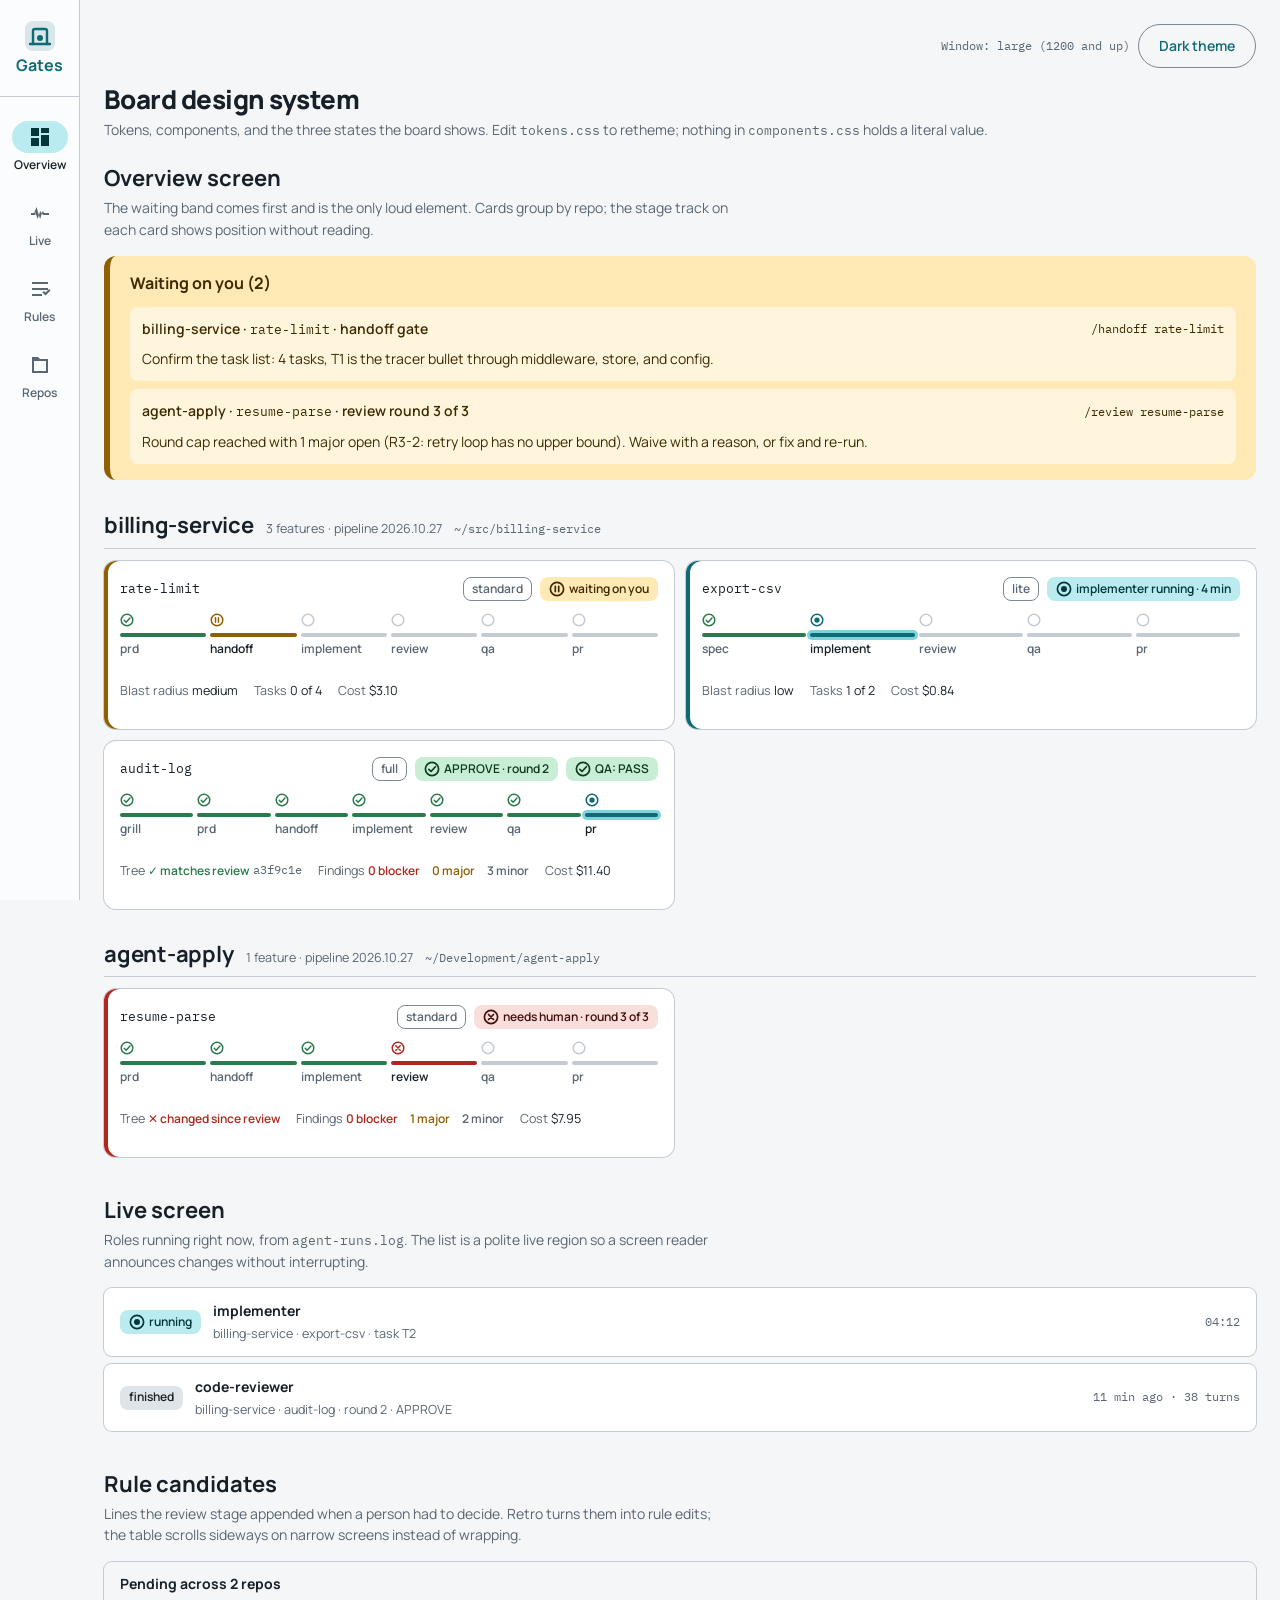
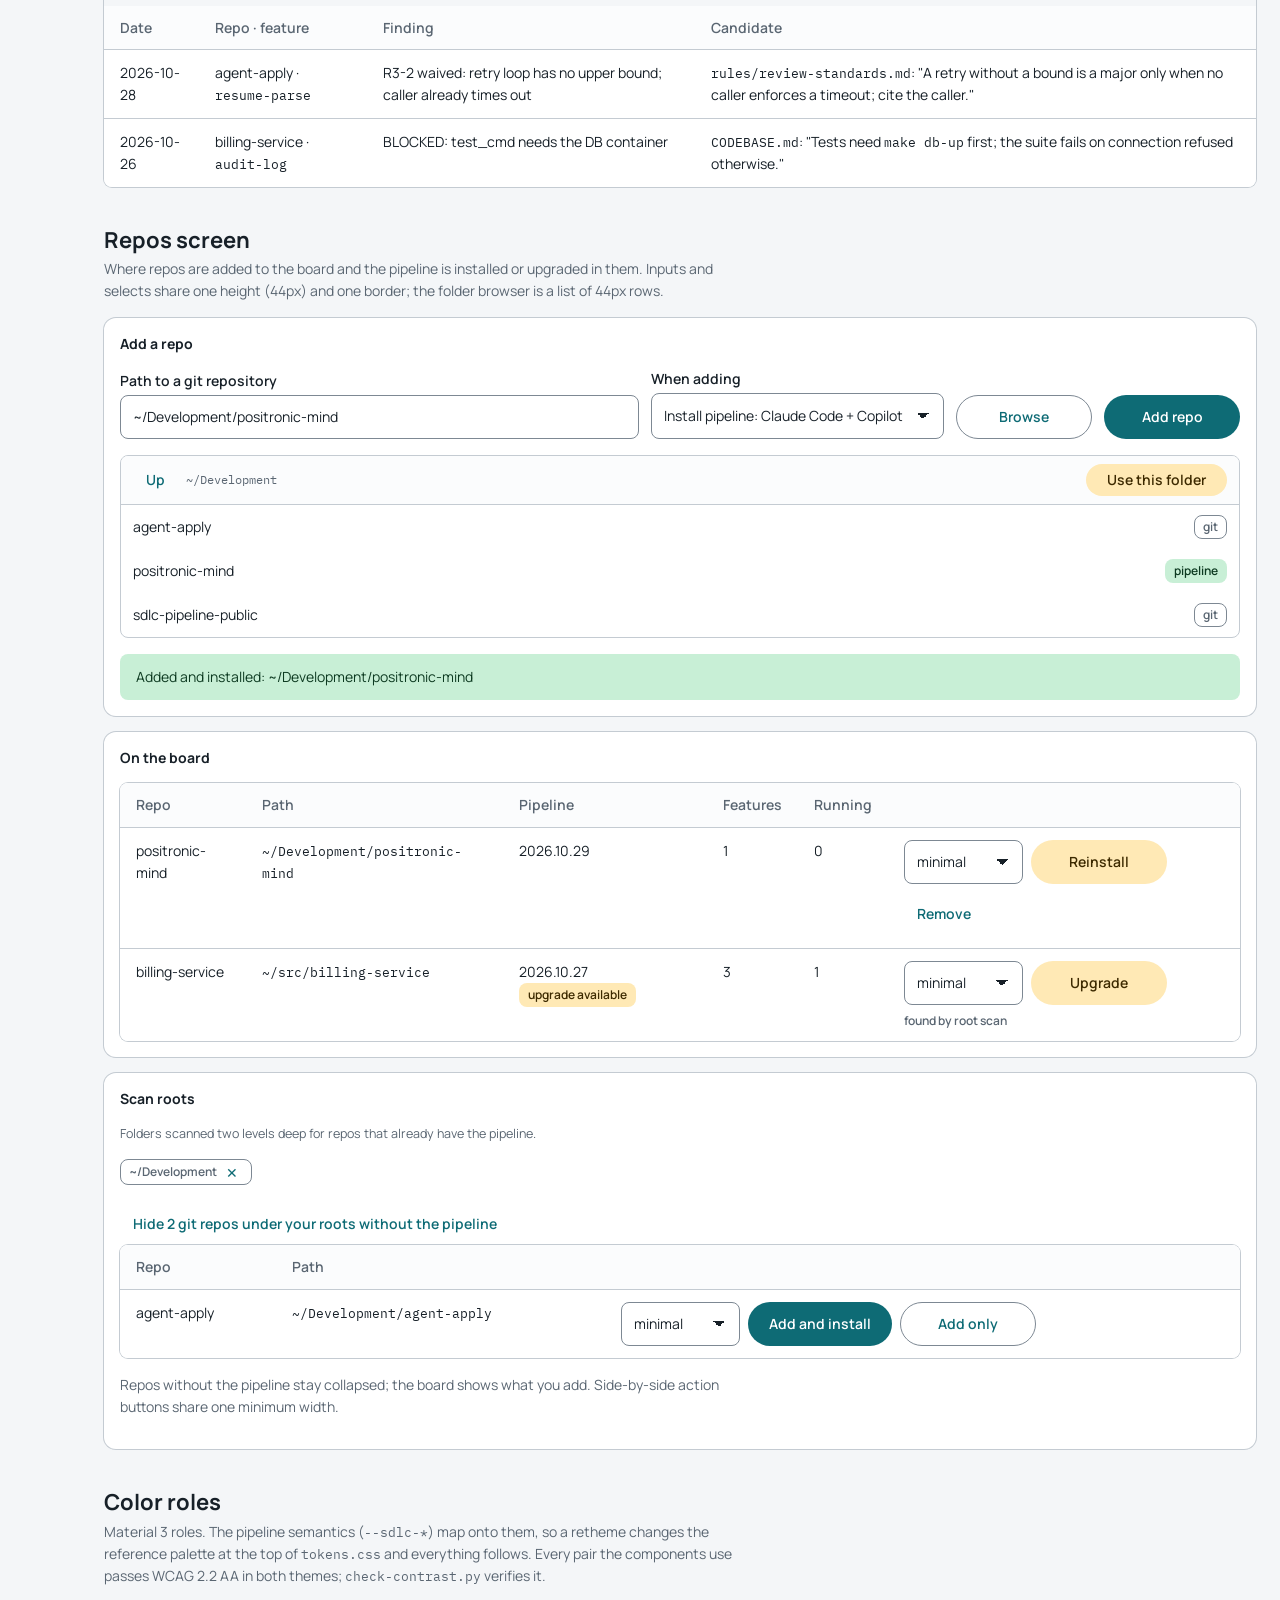
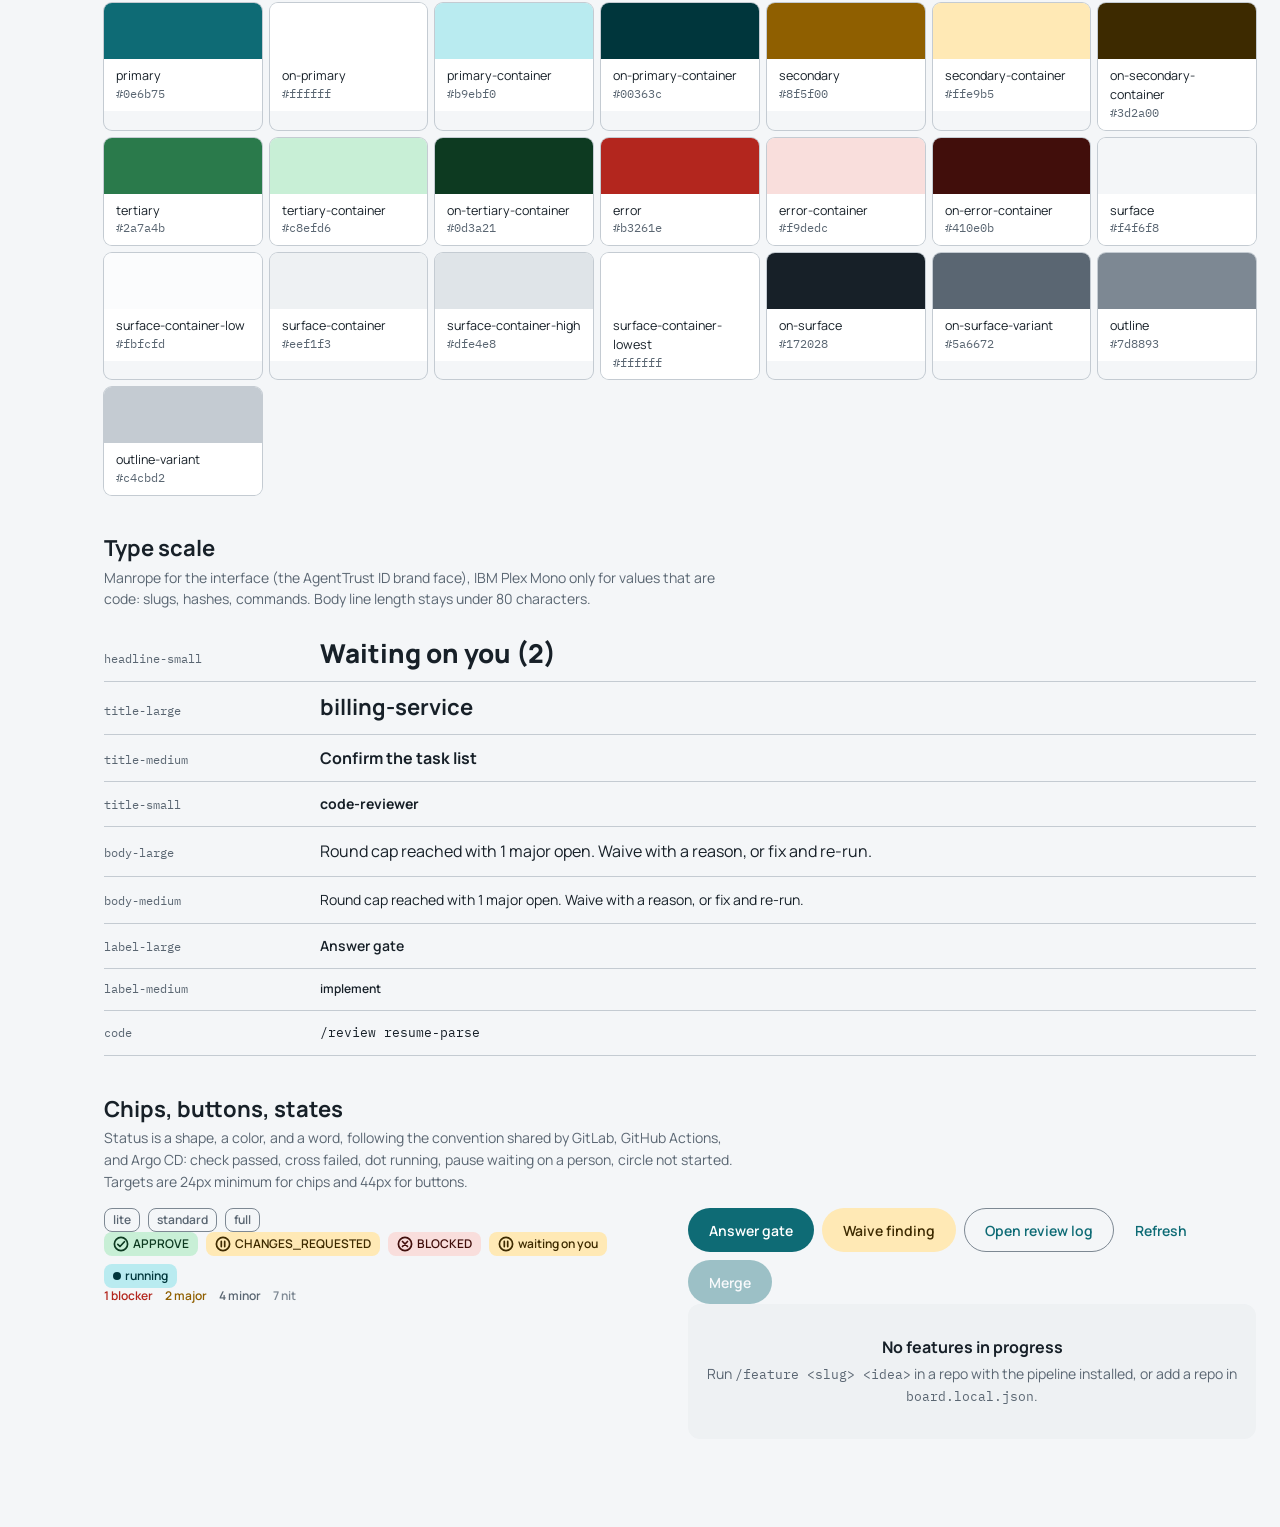
<file: board/design/preview.html>
<!doctype html>
<html lang="en">
<head>
<meta charset="utf-8">
<meta name="viewport" content="width=device-width, initial-scale=1">
<title>Board design system</title>
<link rel="preconnect" href="https://fonts.googleapis.com">
<link rel="preconnect" href="https://fonts.gstatic.com" crossorigin>
<link rel="stylesheet" href="https://fonts.googleapis.com/css2?family=IBM+Plex+Mono:wght@400;500&family=Manrope:wght@400;500;600;700;800&display=swap">
<link rel="stylesheet" href="tokens.css">
<link rel="stylesheet" href="components.css">
<style>
  /* preview-only styles: swatches and the type specimen. Not part of the board. */
  .spec { margin-bottom: var(--sp-10); }
  .spec__title { font: var(--md-sys-typescale-title-large); margin-bottom: var(--sp-1); }
  .spec__note { color: var(--md-sys-color-on-surface-variant); margin-bottom: var(--sp-4); max-width: 70ch; }
  .swatches { display: grid; gap: var(--sp-2); grid-template-columns: repeat(auto-fill, minmax(150px, 1fr)); }
  .swatch { border-radius: var(--md-sys-shape-corner-small); box-shadow: var(--md-sys-elevation-1); overflow: hidden; }
  .swatch__color { height: 56px; }
  .swatch__meta { padding: var(--sp-2) var(--sp-3); font: var(--md-sys-typescale-body-small); background: var(--md-sys-color-surface-container-lowest); }
  .swatch__meta code { display: block; font: var(--md-sys-typescale-code-small); color: var(--md-sys-color-on-surface-variant); }
  .type-row { display: grid; grid-template-columns: 200px 1fr; gap: var(--sp-4); padding: var(--sp-3) 0; border-bottom: 1px solid var(--md-sys-color-outline-variant); align-items: baseline; }
  .type-row code { font: var(--md-sys-typescale-code-small); color: var(--md-sys-color-on-surface-variant); }
  @media (max-width: 599px) { .type-row { grid-template-columns: 1fr; gap: var(--sp-1); } }
  .row { display: flex; gap: var(--sp-2); flex-wrap: wrap; align-items: center; }
  .grid-2 { display: grid; gap: var(--sp-4); grid-template-columns: 1fr; }
  @media (min-width: 840px) { .grid-2 { grid-template-columns: 1fr 1fr; } }
  .bp { font: var(--md-sys-typescale-code-small); color: var(--md-sys-color-on-surface-variant); }
  .bp::after { content: "compact (< 600)"; }
  @media (min-width: 600px) { .bp::after { content: "medium (600 to 839)"; } }
  @media (min-width: 840px) { .bp::after { content: "expanded (840 to 1199)"; } }
  @media (min-width: 1200px) { .bp::after { content: "large (1200 and up)"; } }
</style>
</head>
<body>
<a class="skip-link" href="#main">Skip to content</a>
<div class="app">
  <nav class="rail" aria-label="Board sections">
    <div class="brand" aria-label="Gates, the sdlc-pipeline board">
      <svg class="brand__mark" viewBox="0 0 32 32" width="32" height="32" aria-hidden="true" focusable="false">
        <rect x="1" y="1" width="30" height="30" rx="8" fill="currentColor" opacity="0.14"/>
        <path d="M9 24V11a2 2 0 0 1 2-2h10a2 2 0 0 1 2 2v13" fill="none" stroke="currentColor" stroke-width="2.4" stroke-linecap="round"/>
        <circle cx="16" cy="18" r="3" fill="currentColor"/>
        <path d="M6 24h20" stroke="currentColor" stroke-width="2.4" stroke-linecap="round"/>
      </svg>
      <span class="brand__name">Gates</span>
    </div>
    <a class="rail__item" href="#overview" aria-current="page"><span class="rail__icon"><svg viewBox="0 0 24 24" width="24" height="24" aria-hidden="true" focusable="false"><path fill="currentColor" d="M3 3h8v8H3zm10 0h8v5h-8zM3 13h8v8H3zm10-3h8v11h-8z"/></svg></span><span class="rail__label">Overview</span></a>
    <a class="rail__item" href="#live"><span class="rail__icon"><svg viewBox="0 0 24 24" width="24" height="24" aria-hidden="true" focusable="false"><path fill="currentColor" d="M3 12h3.2l2.3-6 3.6 12 2.6-8 1.5 2H21v2h-5.9l-2.9-3.9-2.5 7.9L6.2 8.4 7.6 14H3z"/></svg></span><span class="rail__label">Live</span></a>
    <a class="rail__item" href="#candidates"><span class="rail__icon"><svg viewBox="0 0 24 24" width="24" height="24" aria-hidden="true" focusable="false"><path fill="currentColor" d="M4 5h16v2H4zm0 6h16v2H4zm0 6h10v2H4zm13.5-1.6L15.9 14l-1.4 1.4 3 3 5-5-1.4-1.4z"/></svg></span><span class="rail__label">Rules</span></a>
    <a class="rail__item" href="#repos"><span class="rail__icon"><svg viewBox="0 0 24 24" width="24" height="24" aria-hidden="true" focusable="false"><path fill="currentColor" d="M4 4h6l2 2h8v14H4zm2 4v10h12V8z"/></svg></span><span class="rail__label">Repos</span></a>
  </nav>

  <main id="main" class="main">
    <div class="toolbar">
      <span class="bp" aria-live="polite">Window: </span>
      <button class="btn btn--outlined" type="button" id="theme" aria-pressed="false">Dark theme</button>
    </div>
    <h1 class="page-title">Board design system</h1>
    <p class="page-sub">Tokens, components, and the three states the board shows. Edit <code>tokens.css</code> to retheme; nothing in <code>components.css</code> holds a literal value.</p>

    <!-- ============================ Sample: overview ============================ -->
    <section class="spec" id="overview" aria-labelledby="h-overview">
      <h2 class="spec__title" id="h-overview">Overview screen</h2>
      <p class="spec__note">The waiting band comes first and is the only loud element. Cards group by repo; the stage track on each card shows position without reading.</p>

      <section class="waiting" aria-labelledby="h-waiting">
        <h3 class="waiting__title" id="h-waiting">Waiting on you (2)</h3>
        <ul class="waiting__list" role="list">
          <li class="waiting__item">
            <span class="waiting__where">billing-service · <code>rate-limit</code> · handoff gate</span>
            <code class="waiting__cmd">/handoff rate-limit</code>
            <span class="waiting__q">Confirm the task list: 4 tasks, T1 is the tracer bullet through middleware, store, and config.</span>
          </li>
          <li class="waiting__item">
            <span class="waiting__where">agent-apply · <code>resume-parse</code> · review round 3 of 3</span>
            <code class="waiting__cmd">/review resume-parse</code>
            <span class="waiting__q">Round cap reached with 1 major open (R3-2: retry loop has no upper bound). Waive with a reason, or fix and re-run.</span>
          </li>
        </ul>
      </section>

      <section class="repo" aria-labelledby="h-repo1">
        <div class="repo__head">
          <h3 class="repo__name" id="h-repo1">billing-service</h3>
          <span class="repo__meta">3 features · pipeline 2026.10.27</span>
          <span class="repo__path">~/src/billing-service</span>
        </div>
        <ul class="cards" role="list">
          <li class="card card--attention">
            <div class="card__head">
              <span class="card__slug"><a class="card__title-link" href="#"><code>rate-limit</code></a></span>
              <span class="card__spacer"></span>
              <span class="chip chip--outline">standard</span>
              <span class="chip chip--waiting"><span class="chip__glyph" aria-hidden="true"></span>waiting on you</span>
            </div>
            <ol class="track" role="list" aria-label="Stages: prd passed, handoff waiting on you, implement review qa pr not started">
              <li class="track__step" data-state="done"><span class="track__bar"></span><span class="track__name">prd</span></li>
              <li class="track__step" data-state="waiting"><span class="track__bar"></span><span class="track__name">handoff</span></li>
              <li class="track__step" data-state="ahead"><span class="track__bar"></span><span class="track__name" data-short="impl">implement</span></li>
              <li class="track__step" data-state="ahead"><span class="track__bar"></span><span class="track__name">review</span></li>
              <li class="track__step" data-state="ahead"><span class="track__bar"></span><span class="track__name">qa</span></li>
              <li class="track__step" data-state="ahead"><span class="track__bar"></span><span class="track__name">pr</span></li>
            </ol>
            <dl class="card__foot">
              <div><dt>Blast radius</dt> <dd>medium</dd></div>
              <div><dt>Tasks</dt> <dd>0 of 4</dd></div>
              <div><dt>Cost</dt> <dd>$3.10</dd></div>
            </dl>
          </li>

          <li class="card card--live">
            <div class="card__head">
              <span class="card__slug"><a class="card__title-link" href="#"><code>export-csv</code></a></span>
              <span class="card__spacer"></span>
              <span class="chip chip--outline">lite</span>
              <span class="chip chip--live"><span class="chip__glyph" aria-hidden="true"></span>implementer running · 4 min</span>
            </div>
            <ol class="track" role="list" aria-label="Stages: spec done, implement current, review qa pr ahead">
              <li class="track__step" data-state="done"><span class="track__bar"></span><span class="track__name">spec</span></li>
              <li class="track__step" data-state="current"><span class="track__bar"></span><span class="track__name" data-short="impl">implement</span></li>
              <li class="track__step" data-state="ahead"><span class="track__bar"></span><span class="track__name">review</span></li>
              <li class="track__step" data-state="ahead"><span class="track__bar"></span><span class="track__name">qa</span></li>
              <li class="track__step" data-state="ahead"><span class="track__bar"></span><span class="track__name">pr</span></li>
            </ol>
            <dl class="card__foot">
              <div><dt>Blast radius</dt> <dd>low</dd></div>
              <div><dt>Tasks</dt> <dd>1 of 2</dd></div>
              <div><dt>Cost</dt> <dd>$0.84</dd></div>
            </dl>
          </li>

          <li class="card">
            <div class="card__head">
              <span class="card__slug"><a class="card__title-link" href="#"><code>audit-log</code></a></span>
              <span class="card__spacer"></span>
              <span class="chip chip--outline">full</span>
              <span class="chip chip--approve"><span class="chip__glyph" aria-hidden="true"></span>APPROVE · round 2</span>
              <span class="chip chip--approve"><span class="chip__glyph" aria-hidden="true"></span>QA: PASS</span>
            </div>
            <ol class="track" role="list" aria-label="Stages: grill prd handoff implement review qa done, pr current">
              <li class="track__step" data-state="done"><span class="track__bar"></span><span class="track__name">grill</span></li>
              <li class="track__step" data-state="done"><span class="track__bar"></span><span class="track__name">prd</span></li>
              <li class="track__step" data-state="done"><span class="track__bar"></span><span class="track__name">handoff</span></li>
              <li class="track__step" data-state="done"><span class="track__bar"></span><span class="track__name" data-short="impl">implement</span></li>
              <li class="track__step" data-state="done"><span class="track__bar"></span><span class="track__name">review</span></li>
              <li class="track__step" data-state="done"><span class="track__bar"></span><span class="track__name">qa</span></li>
              <li class="track__step" data-state="current"><span class="track__bar"></span><span class="track__name">pr</span></li>
            </ol>
            <dl class="card__foot">
              <div><dt>Tree</dt> <dd><span class="tree tree--match">✓ matches review <code>a3f9c1e</code></span></dd></div>
              <div><dt>Findings</dt> <dd><span class="sev"><span data-sev="blocker" data-n="0">blocker</span><span data-sev="major" data-n="0">major</span><span data-sev="minor" data-n="3">minor</span></span></dd></div>
              <div><dt>Cost</dt> <dd>$11.40</dd></div>
            </dl>
          </li>
        </ul>
      </section>

      <section class="repo" aria-labelledby="h-repo2">
        <div class="repo__head">
          <h3 class="repo__name" id="h-repo2">agent-apply</h3>
          <span class="repo__meta">1 feature · pipeline 2026.10.27</span>
          <span class="repo__path">~/Development/agent-apply</span>
        </div>
        <ul class="cards" role="list">
          <li class="card card--blocked">
            <div class="card__head">
              <span class="card__slug"><a class="card__title-link" href="#"><code>resume-parse</code></a></span>
              <span class="card__spacer"></span>
              <span class="chip chip--outline">standard</span>
              <span class="chip chip--blocked"><span class="chip__glyph" aria-hidden="true"></span>needs human · round 3 of 3</span>
            </div>
            <ol class="track" role="list" aria-label="Stages: prd handoff implement done, review stopped, qa pr ahead">
              <li class="track__step" data-state="done"><span class="track__bar"></span><span class="track__name">prd</span></li>
              <li class="track__step" data-state="done"><span class="track__bar"></span><span class="track__name">handoff</span></li>
              <li class="track__step" data-state="done"><span class="track__bar"></span><span class="track__name" data-short="impl">implement</span></li>
              <li class="track__step" data-state="stopped"><span class="track__bar"></span><span class="track__name">review</span></li>
              <li class="track__step" data-state="ahead"><span class="track__bar"></span><span class="track__name">qa</span></li>
              <li class="track__step" data-state="ahead"><span class="track__bar"></span><span class="track__name">pr</span></li>
            </ol>
            <dl class="card__foot">
              <div><dt>Tree</dt> <dd><span class="tree tree--drift">✕ changed since review</span></dd></div>
              <div><dt>Findings</dt> <dd><span class="sev"><span data-sev="blocker" data-n="0">blocker</span><span data-sev="major" data-n="1">major</span><span data-sev="minor" data-n="2">minor</span></span></dd></div>
              <div><dt>Cost</dt> <dd>$7.95</dd></div>
            </dl>
          </li>
        </ul>
      </section>
    </section>

    <!-- ============================ Sample: live ============================ -->
    <section class="spec" id="live" aria-labelledby="h-live">
      <h2 class="spec__title" id="h-live">Live screen</h2>
      <p class="spec__note">Roles running right now, from <code>agent-runs.log</code>. The list is a polite live region so a screen reader announces changes without interrupting.</p>
      <ul class="live" role="list" aria-live="polite">
        <li class="live__row">
          <span class="chip chip--live"><span class="chip__glyph" aria-hidden="true"></span>running</span>
          <span><span class="live__role">implementer</span><br><span class="live__where">billing-service · export-csv · task T2</span></span>
          <span class="live__time">04:12</span>
        </li>
        <li class="live__row">
          <span class="chip">finished</span>
          <span><span class="live__role">code-reviewer</span><br><span class="live__where">billing-service · audit-log · round 2 · APPROVE</span></span>
          <span class="live__time">11 min ago · 38 turns</span>
        </li>
      </ul>
    </section>

    <!-- ============================ Sample: rule candidates ============================ -->
    <section class="spec" id="candidates" aria-labelledby="h-cand">
      <h2 class="spec__title" id="h-cand">Rule candidates</h2>
      <p class="spec__note">Lines the review stage appended when a person had to decide. Retro turns them into rule edits; the table scrolls sideways on narrow screens instead of wrapping.</p>
      <div class="table-wrap">
        <table>
          <caption>Pending across 2 repos</caption>
          <thead><tr><th scope="col">Date</th><th scope="col">Repo · feature</th><th scope="col">Finding</th><th scope="col">Candidate</th></tr></thead>
          <tbody>
            <tr><td>2026-10-28</td><td>agent-apply · <code>resume-parse</code></td><td>R3-2 waived: retry loop has no upper bound; caller already times out</td><td><code>rules/review-standards.md</code>: "A retry without a bound is a major only when no caller enforces a timeout; cite the caller."</td></tr>
            <tr><td>2026-10-26</td><td>billing-service · <code>audit-log</code></td><td>BLOCKED: test_cmd needs the DB container</td><td><code>CODEBASE.md</code>: "Tests need <code>make db-up</code> first; the suite fails on connection refused otherwise."</td></tr>
          </tbody>
        </table>
      </div>
    </section>

    <!-- ============================ Sample: repos ============================ -->
    <section class="spec" id="repos" aria-labelledby="h-repos">
      <h2 class="spec__title" id="h-repos">Repos screen</h2>
      <p class="spec__note">Where repos are added to the board and the pipeline is installed or upgraded in them. Inputs and selects share one height (44px) and one border; the folder browser is a list of 44px rows.</p>
      <div class="stack">
        <section class="panel" aria-labelledby="h-add-s">
          <h3 id="h-add-s">Add a repo</h3>
          <div class="add-row">
            <div class="field"><label for="s-path">Path to a git repository</label><input class="input" id="s-path" value="~/Development/positronic-mind"></div>
            <div class="field"><label for="s-mode">When adding</label><select class="select" id="s-mode"><option>Install pipeline: Claude Code + Copilot</option><option>Install pipeline: all tools</option><option>Install guards only</option><option>Just add to the board</option></select></div>
            <button class="btn btn--outlined" type="button" aria-expanded="true">Browse</button>
            <button class="btn btn--filled" type="button">Add repo</button>
          </div>
          <div class="browser">
            <div class="browser__head"><button class="btn btn--text" type="button" style="min-height:32px">Up</button><span>~/Development</span><button class="btn btn--tonal" type="button" style="min-height:32px;margin-left:auto">Use this folder</button></div>
            <button class="browser__row" type="button">agent-apply <span class="chip chip--outline">git</span></button>
            <button class="browser__row" type="button">positronic-mind <span class="chip chip--approve">pipeline</span></button>
            <button class="browser__row" type="button">sdlc-pipeline-public <span class="chip chip--outline">git</span></button>
          </div>
          <div class="msg msg--ok">Added and installed: ~/Development/positronic-mind</div>
        </section>
        <section class="panel" aria-labelledby="h-board-s">
          <h3 id="h-board-s">On the board</h3>
          <div class="table-wrap"><table>
            <thead><tr><th scope="col">Repo</th><th scope="col">Path</th><th scope="col">Pipeline</th><th scope="col">Features</th><th scope="col">Running</th><th scope="col"></th></tr></thead>
            <tbody>
              <tr><td>positronic-mind</td><td><code>~/Development/positronic-mind</code></td><td>2026.10.29</td><td>1</td><td>0</td><td><div class="actions"><select class="select" aria-label="Install mode"><option>minimal</option><option>full</option><option>guards only</option></select><button class="btn btn--tonal" type="button">Reinstall</button><button class="btn btn--text" type="button">Remove</button></div></td></tr>
              <tr><td>billing-service</td><td><code>~/src/billing-service</code></td><td>2026.10.27 <span class="chip chip--changes">upgrade available</span></td><td>3</td><td>1</td><td><div class="actions"><select class="select" aria-label="Install mode"><option>minimal</option><option>full</option><option>guards only</option></select><button class="btn btn--tonal" type="button">Upgrade</button><span class="inferred">found by root scan</span></div></td></tr>
            </tbody>
          </table></div>
        </section>
        <section class="panel" aria-labelledby="h-roots-s">
          <h3 id="h-roots-s">Scan roots</h3>
          <p class="hint">Folders scanned two levels deep for repos that already have the pipeline.</p>
          <ul role="list" class="actions"><li class="chip chip--outline">~/Development <button class="btn btn--text" type="button" aria-label="Remove root" style="min-height:24px;padding:0 4px">✕</button></li></ul>
          <div>
            <button class="btn btn--text" type="button" aria-expanded="true">Hide 2 git repos under your roots without the pipeline</button>
            <div class="table-wrap"><table>
              <thead><tr><th scope="col">Repo</th><th scope="col">Path</th><th scope="col"></th></tr></thead>
              <tbody>
                <tr><td>agent-apply</td><td><code>~/Development/agent-apply</code></td><td><div class="actions"><select class="select" aria-label="Install mode"><option>minimal</option><option>full</option><option>guards only</option></select><button class="btn btn--filled" type="button">Add and install</button><button class="btn btn--outlined" type="button">Add only</button></div></td></tr>
              </tbody>
            </table></div>
          </div>
          <p class="spec__note">Repos without the pipeline stay collapsed; the board shows what you add. Side-by-side action buttons share one minimum width.</p>
        </section>
      </div>
    </section>

    <!-- ============================ Tokens ============================ -->
    <section class="spec" id="color" aria-labelledby="h-color">
      <h2 class="spec__title" id="h-color">Color roles</h2>
      <p class="spec__note">Material 3 roles. The pipeline semantics (<code>--sdlc-*</code>) map onto them, so a retheme changes the reference palette at the top of <code>tokens.css</code> and everything follows. Every pair the components use passes WCAG 2.2 AA in both themes; <code>check-contrast.py</code> verifies it.</p>
      <div class="swatches" id="swatches"></div>
    </section>

    <section class="spec" aria-labelledby="h-type">
      <h2 class="spec__title" id="h-type">Type scale</h2>
      <p class="spec__note">Manrope for the interface (the AgentTrust ID brand face), IBM Plex Mono only for values that are code: slugs, hashes, commands. Body line length stays under 80 characters.</p>
      <div class="type-row"><code>headline-small</code><span style="font: var(--md-sys-typescale-headline-small)">Waiting on you (2)</span></div>
      <div class="type-row"><code>title-large</code><span style="font: var(--md-sys-typescale-title-large)">billing-service</span></div>
      <div class="type-row"><code>title-medium</code><span style="font: var(--md-sys-typescale-title-medium)">Confirm the task list</span></div>
      <div class="type-row"><code>title-small</code><span style="font: var(--md-sys-typescale-title-small)">code-reviewer</span></div>
      <div class="type-row"><code>body-large</code><span style="font: var(--md-sys-typescale-body-large)">Round cap reached with 1 major open. Waive with a reason, or fix and re-run.</span></div>
      <div class="type-row"><code>body-medium</code><span style="font: var(--md-sys-typescale-body-medium)">Round cap reached with 1 major open. Waive with a reason, or fix and re-run.</span></div>
      <div class="type-row"><code>label-large</code><span style="font: var(--md-sys-typescale-label-large)">Answer gate</span></div>
      <div class="type-row"><code>label-medium</code><span style="font: var(--md-sys-typescale-label-medium)">implement</span></div>
      <div class="type-row"><code>code</code><span style="font: var(--md-sys-typescale-code)">/review resume-parse</span></div>
    </section>

    <section class="spec" aria-labelledby="h-comp">
      <h2 class="spec__title" id="h-comp">Chips, buttons, states</h2>
      <p class="spec__note">Status is a shape, a color, and a word, following the convention shared by GitLab, GitHub Actions, and Argo CD: check passed, cross failed, dot running, pause waiting on a person, circle not started. Targets are 24px minimum for chips and 44px for buttons.</p>
      <div class="grid-2">
        <div>
          <div class="row">
            <span class="chip chip--outline">lite</span><span class="chip chip--outline">standard</span><span class="chip chip--outline">full</span>
          </div>
          <div class="row">
            <span class="chip chip--approve"><span class="chip__glyph" aria-hidden="true"></span>APPROVE</span><span class="chip chip--changes"><span class="chip__glyph" aria-hidden="true"></span>CHANGES_REQUESTED</span><span class="chip chip--blocked"><span class="chip__glyph" aria-hidden="true"></span>BLOCKED</span>
            <span class="chip chip--waiting"><span class="chip__glyph" aria-hidden="true"></span>waiting on you</span>
            <span class="chip chip--live"><span class="chip__dot" aria-hidden="true"></span>running</span>
          </div>
          <div class="row">
            <span class="sev"><span data-sev="blocker" data-n="1">blocker</span><span data-sev="major" data-n="2">major</span><span data-sev="minor" data-n="4">minor</span><span data-sev="nit" data-n="7">nit</span></span>
          </div>
        </div>
        <div>
          <div class="row">
            <button class="btn btn--filled" type="button">Answer gate</button>
            <button class="btn btn--tonal" type="button">Waive finding</button>
            <button class="btn btn--outlined" type="button">Open review log</button>
            <button class="btn btn--text" type="button">Refresh</button>
            <button class="btn btn--filled" type="button" disabled>Merge</button>
          </div>
          <div class="empty">
            <p class="empty__title">No features in progress</p>
            <p>Run <code>/feature &lt;slug&gt; &lt;idea&gt;</code> in a repo with the pipeline installed, or add a repo in <code>board.local.json</code>.</p>
          </div>
        </div>
      </div>
    </section>
  </main>
</div>

<script>
  // Theme toggle: data-theme on <html> overrides the OS setting; remembered per browser.
  (function () {
    var root = document.documentElement, btn = document.getElementById('theme');
    // Follows the OS setting; the toggle overrides it and the choice is remembered per browser.
    function isDark() { var t = root.getAttribute('data-theme'); return t ? t === 'dark' : !matchMedia('(prefers-color-scheme: light)').matches; }
    function apply(t) { if (t === 'light' || t === 'dark') root.setAttribute('data-theme', t); else root.removeAttribute('data-theme'); var dark = isDark(); btn.textContent = dark ? 'Light theme' : 'Dark theme'; btn.setAttribute('aria-pressed', String(dark)); }
    var saved = null; try { saved = localStorage.getItem('board-theme'); } catch (e) {}
    apply(saved);
    btn.addEventListener('click', function () { var next = isDark() ? 'light' : 'dark'; apply(next); try { localStorage.setItem('board-theme', next); } catch (e) {} });
    matchMedia('(prefers-color-scheme: light)').addEventListener('change', function () { if (!root.getAttribute('data-theme')) apply(null); });
  })();
  // Swatches from the live computed tokens, so the list is always the real palette.
  (function () {
    var roles = ['primary','on-primary','primary-container','on-primary-container','secondary','secondary-container','on-secondary-container','tertiary','tertiary-container','on-tertiary-container','error','error-container','on-error-container','surface','surface-container-low','surface-container','surface-container-high','surface-container-lowest','on-surface','on-surface-variant','outline','outline-variant'];
    var cs = getComputedStyle(document.documentElement), host = document.getElementById('swatches');
    function render() {
      cs = getComputedStyle(document.documentElement); host.innerHTML = '';
      roles.forEach(function (r) { var v = cs.getPropertyValue('--md-sys-color-' + r).trim(); var d = document.createElement('div'); d.className = 'swatch'; d.innerHTML = '<div class="swatch__color" style="background:' + v + '"></div><div class="swatch__meta">' + r + '<code>' + v + '</code></div>'; host.appendChild(d); });
    }
    render(); document.getElementById('theme').addEventListener('click', function () { setTimeout(render, 0); });
  })();
</script>
</body>
</html>
</file>
<file: board/design/tokens.css>
/* sdlc-pipeline board: design tokens.
   Palette: paper and ink with a deep teal primary (light); the dark theme uses the AgentTrust ID brand navy (layered blue surfaces, translucent blue borders, cobalt primary). Typeface: Manrope for the
   interface (shared with the AgentTrust ID brand), IBM Plex Mono for code values. The board follows the OS color
   scheme; data-theme on <html> overrides it. This is the only file to edit for a retheme. Components reference these
   names and nothing else. Role names follow Material Design 3 (md-sys-*); the sdlc-* block holds the pipeline's own
   semantics (stages, verdicts, severities). */

:root {
  /* ---- Reference palette (change these, the roles below derive from them) ---- */
  --ref-paper: #f4f6f8;
  --ref-ink: #172028;
  --ref-teal-40: #0e6b75;   /* primary */
  --ref-teal-80: #7fd3dc;
  --ref-teal-90: #b9ebf0;
  --ref-amber-40: #8f5f00;  /* waiting on a person; 5.09:1 on paper */
  --ref-amber-90: #ffe9b5;
  --ref-green-40: #2a7a4b;  /* approve, pass */
  --ref-green-90: #c8efd6;
  --ref-red-40: #b3261e;    /* blocked, needs-human */
  --ref-red-90: #f9dedc;
  --ref-neutral-10: #1a2129;
  --ref-neutral-20: #2e3741;
  --ref-neutral-40: #5a6672;
  --ref-neutral-60: #7d8893;  /* outline; 3.33:1 on paper, the WCAG floor for borders and focus rings */
  --ref-neutral-80: #c4cbd2;
  --ref-neutral-90: #dfe4e8;
  --ref-neutral-95: #eef1f3;
  --ref-neutral-99: #fbfcfd;

  /* ---- Material 3 color roles, light ---- */
  --md-sys-color-primary: var(--ref-teal-40);
  --md-sys-color-on-primary: #ffffff;
  --md-sys-color-primary-container: var(--ref-teal-90);
  --md-sys-color-on-primary-container: #00363c;
  --md-sys-color-secondary: var(--ref-amber-40);
  --md-sys-color-on-secondary: #ffffff;
  --md-sys-color-secondary-container: var(--ref-amber-90);
  --md-sys-color-on-secondary-container: #3d2a00;
  --md-sys-color-tertiary: var(--ref-green-40);
  --md-sys-color-tertiary-container: var(--ref-green-90);
  --md-sys-color-on-tertiary-container: #0d3a21;
  --md-sys-color-error: var(--ref-red-40);
  --md-sys-color-on-error: #ffffff;
  --md-sys-color-error-container: var(--ref-red-90);
  --md-sys-color-on-error-container: #410e0b;
  --md-sys-color-surface: var(--ref-paper);
  --md-sys-color-surface-dim: var(--ref-neutral-90);
  --md-sys-color-surface-bright: var(--ref-neutral-99);
  --md-sys-color-surface-container-lowest: #ffffff;
  --md-sys-color-surface-container-low: var(--ref-neutral-99);
  --md-sys-color-surface-container: var(--ref-neutral-95);
  --md-sys-color-surface-container-high: var(--ref-neutral-90);
  --md-sys-color-surface-container-highest: var(--ref-neutral-80);
  --md-sys-color-on-surface: var(--ref-ink);
  --md-sys-color-on-surface-variant: var(--ref-neutral-40);
  --md-sys-color-outline: var(--ref-neutral-60);
  --md-sys-color-outline-variant: var(--ref-neutral-80);
  --md-sys-color-inverse-surface: var(--ref-neutral-20);
  --md-sys-color-inverse-on-surface: var(--ref-neutral-95);
  --md-sys-color-accent: var(--ref-teal-40);

  /* ---- Pipeline semantics ----
     Stage track, following the status convention shared by GitLab, GitHub Actions, and Argo CD:
     green = passed, blue = in progress, amber = needs a person, red = failed/stopped, grey = not started. */
  --sdlc-stage-done: var(--md-sys-color-tertiary);
  --sdlc-stage-current: var(--md-sys-color-primary);
  --sdlc-stage-waiting: var(--md-sys-color-secondary);
  --sdlc-stage-stopped: var(--md-sys-color-error);
  --sdlc-stage-ahead: var(--md-sys-color-outline-variant);
  --sdlc-stage-current-ring: var(--ref-teal-80);
  --sdlc-waiting-bg: var(--md-sys-color-secondary-container);
  --sdlc-waiting-fg: var(--md-sys-color-on-secondary-container);
  --sdlc-waiting-accent: var(--md-sys-color-secondary);
  --sdlc-approve-bg: var(--md-sys-color-tertiary-container);
  --sdlc-approve-fg: var(--md-sys-color-on-tertiary-container);
  --sdlc-changes-bg: var(--md-sys-color-secondary-container);
  --sdlc-changes-fg: var(--md-sys-color-on-secondary-container);
  --sdlc-blocked-bg: var(--md-sys-color-error-container);
  --sdlc-blocked-fg: var(--md-sys-color-on-error-container);
  --sdlc-live: var(--md-sys-color-primary);
  --sdlc-sev-blocker: var(--md-sys-color-error);
  --sdlc-sev-major: var(--md-sys-color-secondary);
  --sdlc-sev-minor: var(--md-sys-color-on-surface-variant);
  --sdlc-sev-nit: var(--md-sys-color-outline);

  /* ---- Typography: Manrope for the interface, IBM Plex Mono for values that are code ---- */
  --md-ref-typeface-plain: "Manrope", "Space Grotesk", system-ui, -apple-system, "Segoe UI", sans-serif;
  --md-ref-typeface-code: "IBM Plex Mono", ui-monospace, "SFMono-Regular", Menlo, monospace;
  --md-sys-typescale-display-small: 800 36px/1.15 var(--md-ref-typeface-plain);
  --md-sys-typescale-headline-small: 800 26px/1.2 var(--md-ref-typeface-plain);
  --md-sys-typescale-title-large: 700 22px/1.25 var(--md-ref-typeface-plain);
  --md-sys-typescale-title-medium: 700 16px/1.4 var(--md-ref-typeface-plain);
  --md-sys-typescale-title-small: 700 14px/1.4 var(--md-ref-typeface-plain);
  --md-sys-typescale-body-large: 400 16px/1.6 var(--md-ref-typeface-plain);
  --md-sys-typescale-body-medium: 400 14px/1.55 var(--md-ref-typeface-plain);
  --md-sys-typescale-body-small: 400 12.5px/1.5 var(--md-ref-typeface-plain);
  --md-sys-typescale-label-large: 600 14px/1.4 var(--md-ref-typeface-plain);
  --md-sys-typescale-label-medium: 600 12px/1.35 var(--md-ref-typeface-plain);
  --md-sys-typescale-code: 400 13px/1.55 var(--md-ref-typeface-code);
  --md-sys-typescale-code-small: 400 12px/1.4 var(--md-ref-typeface-code);
  --type-tracking-headline: -0.02em;   /* Manrope display and headline tracking per the brand */
  --type-tracking-title: -0.01em;

  /* ---- Shape ---- */
  --md-sys-shape-corner-none: 0;
  --md-sys-shape-corner-extra-small: 4px;
  --md-sys-shape-corner-small: 8px;
  --md-sys-shape-corner-medium: 12px;
  --md-sys-shape-corner-large: 16px;
  --md-sys-shape-corner-full: 999px;

  /* ---- Spacing (4px base) ---- */
  --sp-1: 4px;  --sp-2: 8px;  --sp-3: 12px; --sp-4: 16px;
  --sp-5: 20px; --sp-6: 24px; --sp-8: 32px; --sp-10: 40px; --sp-12: 48px;

  /* ---- Elevation: the board is flat; level 1 is a border, level 2 a short shadow ---- */
  --md-sys-elevation-0: none;
  --md-sys-elevation-1: 0 0 0 1px var(--md-sys-color-outline-variant);
  --md-sys-elevation-2: 0 1px 2px rgba(23, 32, 40, 0.14), 0 0 0 1px var(--md-sys-color-outline-variant);
  --shadow-glow: none;
  --gradient-brand: var(--md-sys-color-primary);
  --gradient-app: none;

  /* ---- State layers ---- */
  --md-sys-state-hover-opacity: 0.08;
  --md-sys-state-focus-opacity: 0.12;
  --md-sys-state-pressed-opacity: 0.12;

  /* ---- Motion: answers a person's action; nothing moves on its own except the live pulse ---- */
  --md-sys-motion-duration-short: 120ms;
  --md-sys-motion-duration-medium: 240ms;
  --md-sys-motion-easing-standard: cubic-bezier(0.2, 0, 0, 1);

  /* ---- Layout: Material 3 window size classes. Components switch at these widths. ----
     compact  < 600px   phone: bottom navigation bar, one column, gutter 16
     medium   600-839   tablet portrait: navigation rail, one column, gutter 24
     expanded 840-1199  tablet landscape, small laptop: rail, cards fill by width
     large    >= 1200   desktop: rail, content centered and capped; drawer from 1600 */
  --layout-rail-width: 80px;
  --layout-drawer-width: 240px;
  --layout-bottom-bar-height: 80px;
  --layout-content-max: 1280px;
  --layout-gutter: var(--sp-6);
  --layout-gutter-narrow: var(--sp-4);

  /* ---- Accessibility floors (WCAG 2.2 AA) ----
     Text 4.5:1, large text and UI parts 3:1, focus ring 3:1 (2.4.11/2.4.13), targets 24px min (2.5.8),
     44px for primary actions, status always color plus a word (1.4.1), reduced motion respected (2.3.3).
     check-contrast.py verifies the pairs the components use, in both themes. */
  --a11y-target-min: 24px;
  --a11y-target-comfortable: 44px;
  --a11y-focus-ring: 3px solid var(--md-sys-color-primary);
  --a11y-focus-offset: 2px;

  color-scheme: light;
}

/* ---- Dark: same roles, different values. Applies with the OS setting unless data-theme forces one. ---- */
@media (prefers-color-scheme: dark) {
  :root:not([data-theme="light"]) {
    --md-sys-color-primary: #6890ff;
    --md-sys-color-on-primary: #061127;
    --md-sys-color-primary-container: #1a2d5a;
    --md-sys-color-on-primary-container: #dbe5ff;
    --md-sys-color-secondary: #f2b14a;
    --md-sys-color-on-secondary: #1a1208;
    --md-sys-color-secondary-container: #3a2d18;
    --md-sys-color-on-secondary-container: #ffe2ad;
    --md-sys-color-tertiary: #42cc84;
    --md-sys-color-tertiary-container: #1a3a2a;
    --md-sys-color-on-tertiary-container: #bdf0d3;
    --md-sys-color-error: #f2708b;
    --md-sys-color-on-error: #1a0a10;
    --md-sys-color-error-container: #3a1f28;
    --md-sys-color-on-error-container: #ffd3dc;
    --md-sys-color-surface: #08162f;
    --md-sys-color-surface-dim: #061127;
    --md-sys-color-surface-bright: #18305a;
    --md-sys-color-surface-container-lowest: #07132a;
    --md-sys-color-surface-container-low: #0b1a35;
    --md-sys-color-surface-container: #0f1e3a;
    --md-sys-color-surface-container-high: #122648;
    --md-sys-color-surface-container-highest: #18305a;
    --md-sys-color-on-surface: #eef4ff;
    --md-sys-color-on-surface-variant: #a9b8d8;
    --md-sys-color-outline: #5878b8;
    --md-sys-color-outline-variant: #243a5e;
    --md-sys-color-inverse-surface: #eef4ff;
    --md-sys-color-inverse-on-surface: #061127;
    --md-sys-color-accent: #7ed9ff;
    --sdlc-stage-current-ring: #1a2d5a;
    --md-sys-elevation-2: 0 1px 2px rgba(0, 0, 0, 0.45), 0 0 0 1px var(--md-sys-color-outline-variant);
    color-scheme: dark;
  }
}
:root[data-theme="dark"] {
  --md-sys-color-primary: #6890ff;
  --md-sys-color-on-primary: #061127;
  --md-sys-color-primary-container: #1a2d5a;
  --md-sys-color-on-primary-container: #dbe5ff;
  --md-sys-color-secondary: #f2b14a;
  --md-sys-color-on-secondary: #1a1208;
  --md-sys-color-secondary-container: #3a2d18;
  --md-sys-color-on-secondary-container: #ffe2ad;
  --md-sys-color-tertiary: #42cc84;
  --md-sys-color-tertiary-container: #1a3a2a;
  --md-sys-color-on-tertiary-container: #bdf0d3;
  --md-sys-color-error: #f2708b;
  --md-sys-color-on-error: #1a0a10;
  --md-sys-color-error-container: #3a1f28;
  --md-sys-color-on-error-container: #ffd3dc;
  --md-sys-color-surface: #08162f;
  --md-sys-color-surface-dim: #061127;
  --md-sys-color-surface-bright: #18305a;
  --md-sys-color-surface-container-lowest: #07132a;
  --md-sys-color-surface-container-low: #0b1a35;
  --md-sys-color-surface-container: #0f1e3a;
  --md-sys-color-surface-container-high: #122648;
  --md-sys-color-surface-container-highest: #18305a;
  --md-sys-color-on-surface: #eef4ff;
  --md-sys-color-on-surface-variant: #a9b8d8;
  --md-sys-color-outline: #5878b8;
  --md-sys-color-outline-variant: #243a5e;
  --md-sys-color-inverse-surface: #eef4ff;
  --md-sys-color-inverse-on-surface: #061127;
  --md-sys-color-accent: #7ed9ff;
  --sdlc-stage-current-ring: #1a2d5a;
  --md-sys-elevation-2: 0 1px 2px rgba(0, 0, 0, 0.45), 0 0 0 1px var(--md-sys-color-outline-variant);
  color-scheme: dark;
}
</file>
<file: board/design/components.css>
/* sdlc-pipeline board: components. Every value comes from tokens.css; no color, size, or font literal here.
   Semantic HTML first (nav, main, section, ul, button, table); classes add the Material look. */

/* Status glyphs as masks, so they take the current text color. Shapes follow the CI convention: check passed, cross failed, dot running, pause waiting, circle not started. */
:root {
  --glyph-check: url("data:image/svg+xml;utf8,<svg xmlns='http://www.w3.org/2000/svg' viewBox='0 0 16 16' fill='none' stroke='black' stroke-width='1.7' stroke-linecap='round' stroke-linejoin='round'><circle cx='8' cy='8' r='6.6'/><path d='M4.8 8.3l2.2 2.2 4.4-4.8'/></svg>");
  --glyph-cross: url("data:image/svg+xml;utf8,<svg xmlns='http://www.w3.org/2000/svg' viewBox='0 0 16 16' fill='none' stroke='black' stroke-width='1.7' stroke-linecap='round'><circle cx='8' cy='8' r='6.6'/><path d='M5.5 5.5l5 5M10.5 5.5l-5 5'/></svg>");
  --glyph-dot: url("data:image/svg+xml;utf8,<svg xmlns='http://www.w3.org/2000/svg' viewBox='0 0 16 16'><circle cx='8' cy='8' r='6.6' fill='none' stroke='black' stroke-width='1.7'/><circle cx='8' cy='8' r='3'/></svg>");
  --glyph-pause: url("data:image/svg+xml;utf8,<svg xmlns='http://www.w3.org/2000/svg' viewBox='0 0 16 16' fill='none' stroke='black' stroke-width='1.7' stroke-linecap='round'><circle cx='8' cy='8' r='6.6'/><path d='M6.3 5.4v5.2M9.7 5.4v5.2'/></svg>");
  --glyph-circle: url("data:image/svg+xml;utf8,<svg xmlns='http://www.w3.org/2000/svg' viewBox='0 0 16 16'><circle cx='8' cy='8' r='6.6' fill='none' stroke='black' stroke-width='1.7'/></svg>");
  --glyph-blank: url("data:image/svg+xml;utf8,<svg xmlns='http://www.w3.org/2000/svg' viewBox='0 0 16 16'/>");
}
*, *::before, *::after { box-sizing: border-box; }
html { height: 100%; }
body {
  margin: 0; min-height: 100%;
  background: var(--md-sys-color-surface);
  background-image: var(--gradient-app); background-attachment: fixed;
  color: var(--md-sys-color-on-surface);
  font: var(--md-sys-typescale-body-medium);
  -webkit-text-size-adjust: 100%;
}
code, kbd, .code { font: var(--md-sys-typescale-code); }
a { color: var(--md-sys-color-primary); text-underline-offset: 2px; }
h1, h2, h3, p, ul, ol, figure { margin: 0; }
ul[role="list"], ol[role="list"] { list-style: none; padding: 0; }
img, svg { display: block; max-width: 100%; }

/* ---- Focus: one rule for everything that can take focus (WCAG 2.4.11, 3:1 ring) ---- */
:focus-visible { outline: var(--a11y-focus-ring); outline-offset: var(--a11y-focus-offset); border-radius: var(--md-sys-shape-corner-extra-small); }
:focus:not(:focus-visible) { outline: none; }

/* ---- Skip link: first tab stop on every page ---- */
.skip-link {
  position: absolute; left: var(--sp-4); top: -100px; z-index: 100;
  padding: var(--sp-2) var(--sp-4); background: var(--md-sys-color-inverse-surface); color: var(--md-sys-color-inverse-on-surface);
  border-radius: var(--md-sys-shape-corner-small); font: var(--md-sys-typescale-label-large);
}
.skip-link:focus { top: var(--sp-4); }

/* ---- Visually hidden text for screen readers (status words next to color) ---- */
.sr-only { position: absolute; width: 1px; height: 1px; padding: 0; margin: -1px; overflow: hidden; clip: rect(0 0 0 0); white-space: nowrap; border: 0; }

/* ---- Reduced motion: nothing animates, the live pulse becomes a static dot ---- */
@media (prefers-reduced-motion: reduce) {
  *, *::before, *::after { animation: none !important; transition: none !important; scroll-behavior: auto !important; }
}

/* =========================================================================
   App shell: rail on medium and up, bottom bar on compact
   ========================================================================= */
.app { display: grid; min-height: 100vh; grid-template-columns: var(--layout-rail-width) 1fr; }
.rail {
  position: sticky; top: 0; height: 100vh; padding: var(--sp-3) 0;
  background: var(--md-sys-color-surface-container-low);
  border-right: 1px solid var(--md-sys-color-outline-variant);
  display: flex; flex-direction: column; align-items: center; gap: var(--sp-3);
}
/* Brand: a static mark and name, visually apart from the destinations (no pill, no hover, not a link) */
.brand { display: grid; justify-items: center; gap: 2px; padding: var(--sp-2) 0 var(--sp-5); margin-bottom: var(--sp-2); border-bottom: 1px solid var(--md-sys-color-outline-variant); width: 100%; color: var(--md-sys-color-on-surface); }
.brand__mark { color: var(--md-sys-color-primary); }
.brand__mark rect { fill: var(--md-sys-color-primary); opacity: 0.14; }
.brand__name { font: var(--md-sys-typescale-title-medium); letter-spacing: 0.01em; color: var(--md-sys-color-primary); }
.rail__item {
  position: relative; display: flex; flex-direction: column; align-items: center; gap: var(--sp-1);
  width: 72px; min-height: 64px; padding: var(--sp-1) 0; border: 0; background: none; cursor: pointer;
  color: var(--md-sys-color-on-surface-variant); text-decoration: none; border-radius: var(--md-sys-shape-corner-small);
}
.rail__icon { width: 56px; height: 32px; display: grid; place-items: center; border-radius: var(--md-sys-shape-corner-full); transition: background var(--md-sys-motion-duration-short) var(--md-sys-motion-easing-standard); }
.rail__icon svg { width: 24px; height: 24px; }
.rail__label { font: var(--md-sys-typescale-label-medium); }
.rail__item:hover .rail__icon { background: color-mix(in srgb, var(--md-sys-color-on-surface) calc(var(--md-sys-state-hover-opacity) * 100%), transparent); }
.rail__item[aria-current="page"] { color: var(--md-sys-color-on-surface); }
.rail__item[aria-current="page"] .rail__label { font-weight: 600; }
.rail__item[aria-current="page"] .rail__icon { background: var(--md-sys-color-primary-container); color: var(--md-sys-color-on-primary-container); }
.rail__badge { position: absolute; top: 0; left: calc(50% + 6px); min-width: 16px; height: 16px; padding: 0 var(--sp-1); border-radius: var(--md-sys-shape-corner-full); background: var(--md-sys-color-secondary); color: var(--md-sys-color-on-secondary); font: var(--md-sys-typescale-label-medium); line-height: 16px; text-align: center; }

/* wide displays: the rail opens into a drawer with icon and label on one row */
@media (min-width: 1600px) {
  .app { grid-template-columns: var(--layout-drawer-width) 1fr; }
  .rail { align-items: stretch; padding: var(--sp-3) var(--sp-3); gap: var(--sp-1); }
  .brand { grid-template-columns: auto 1fr; grid-template-rows: auto auto; column-gap: var(--sp-3); row-gap: 0; justify-items: start; align-items: center; padding: var(--sp-2) var(--sp-3) var(--sp-4); }
  .brand__name { font: var(--md-sys-typescale-title-large); }
  .rail__item { flex-direction: row; width: auto; min-height: 56px; padding: 0 var(--sp-5) 0 var(--sp-4); gap: var(--sp-3); border-radius: var(--md-sys-shape-corner-full); }
  .rail__icon { width: 24px; height: 24px; background: none !important; }
  .rail__label { font: var(--md-sys-typescale-label-large); }
  .rail__item[aria-current="page"] { background: var(--md-sys-color-primary-container); color: var(--md-sys-color-on-primary-container); }
  .rail__item:hover:not([aria-current="page"]) { background: color-mix(in srgb, var(--md-sys-color-on-surface) calc(var(--md-sys-state-hover-opacity) * 100%), transparent); }
  .rail__badge { position: static; margin-left: auto; }
}

.main { min-width: 0; padding: var(--sp-6) var(--layout-gutter) var(--sp-12); max-width: var(--layout-content-max); width: 100%; margin-inline: auto; }
/* wide desktops: more room before capping, so a 27-inch display is not a left-aligned column with empty space beside it */
@media (min-width: 1600px) { .main { max-width: 1600px; } }
@media (min-width: 2000px) { .main { max-width: 1840px; } }
.page-title { font: var(--md-sys-typescale-headline-small); letter-spacing: var(--type-tracking-headline); margin-bottom: var(--sp-1); }
.page-sub { color: var(--md-sys-color-on-surface-variant); margin-bottom: var(--sp-6); }

/* compact: bottom navigation bar, single column, narrow gutters */
@media (max-width: 599px) {
  .app { grid-template-columns: 1fr; }
  .rail {
    position: fixed; top: auto; bottom: 0; left: 0; right: 0; height: var(--layout-bottom-bar-height);
    flex-direction: row; justify-content: space-around; padding: var(--sp-2) 0 max(var(--sp-2), env(safe-area-inset-bottom));
    border-right: 0; border-top: 1px solid var(--md-sys-color-outline-variant); z-index: 10;
  }
  .brand { display: none; }
  .rail__item { min-height: 56px; width: 64px; }
  .main { padding: var(--sp-4) var(--layout-gutter-narrow) calc(var(--layout-bottom-bar-height) + var(--sp-6)); }
}

/* =========================================================================
   Waiting band: the one loud element. A list of gates that need a person.
   ========================================================================= */
.waiting {
  background: var(--sdlc-waiting-bg); color: var(--sdlc-waiting-fg);
  border-left: 6px solid var(--sdlc-waiting-accent); border-radius: var(--md-sys-shape-corner-medium);
  padding: var(--sp-4) var(--sp-5); margin-bottom: var(--sp-8);
}
.waiting__title { font: var(--md-sys-typescale-title-medium); margin-bottom: var(--sp-3); }
.waiting__list { display: grid; gap: var(--sp-2); }
.waiting__item { display: grid; grid-template-columns: 1fr auto; gap: var(--sp-2) var(--sp-4); align-items: center; padding: var(--sp-3); background: color-mix(in srgb, var(--md-sys-color-surface-container-lowest) 55%, transparent); border-radius: var(--md-sys-shape-corner-small); }
.waiting__where { font: var(--md-sys-typescale-label-large); }
.waiting__q { grid-column: 1 / -1; font: var(--md-sys-typescale-body-medium); }
.waiting__cmd { font: var(--md-sys-typescale-code-small); white-space: nowrap; }
.waiting--empty { background: var(--md-sys-color-surface-container); color: var(--md-sys-color-on-surface-variant); border-left-color: var(--md-sys-color-outline-variant); }
@media (max-width: 599px) {
  .waiting { padding: var(--sp-3) var(--sp-4); border-radius: var(--md-sys-shape-corner-small); }
  .waiting__item { grid-template-columns: 1fr; }
  .waiting__cmd { white-space: normal; word-break: break-all; }
}

/* =========================================================================
   Repo section and feature cards
   ========================================================================= */
.repo { margin-bottom: var(--sp-8); }
.repo__head { display: flex; align-items: baseline; gap: var(--sp-3); flex-wrap: wrap; padding-bottom: var(--sp-2); margin-bottom: var(--sp-3); border-bottom: 1px solid var(--md-sys-color-outline-variant); }
.repo__name { font: var(--md-sys-typescale-title-large); letter-spacing: var(--type-tracking-title); }
.repo__meta { color: var(--md-sys-color-on-surface-variant); font: var(--md-sys-typescale-body-small); }
.repo__path { font: var(--md-sys-typescale-code-small); color: var(--md-sys-color-on-surface-variant); }

.cards { display: grid; gap: var(--sp-3); grid-template-columns: 1fr; }
/* from expanded up, cards fill the row by width: two columns at 840, three around 1200, four on wide displays */
@media (min-width: 840px) { .cards { grid-template-columns: repeat(auto-fill, minmax(380px, 1fr)); } }

.card {
  background: var(--md-sys-color-surface-container-lowest); box-shadow: var(--md-sys-elevation-1);
  border-radius: var(--md-sys-shape-corner-medium); padding: var(--sp-4); display: grid; gap: var(--sp-3);
  position: relative;
}
.card--attention { box-shadow: var(--md-sys-elevation-1), inset 4px 0 0 var(--sdlc-waiting-accent); }
.card--blocked { box-shadow: var(--md-sys-elevation-1), inset 4px 0 0 var(--md-sys-color-error); }
.card--live { box-shadow: var(--md-sys-elevation-1), inset 4px 0 0 var(--sdlc-live); }
.card__head { display: flex; align-items: center; gap: var(--sp-2); flex-wrap: wrap; }
.card__slug { font: var(--md-sys-typescale-title-small); }
.card__slug code { font: var(--md-sys-typescale-code); }
.card__spacer { flex: 1; }
.card__title-link { color: inherit; text-decoration: none; }
.card__title-link:hover { text-decoration: underline; }
.card__title-link::after { content: ""; position: absolute; inset: 0; } /* whole card is the target, 44px+ tall */
.card__foot { display: flex; gap: var(--sp-3) var(--sp-4); flex-wrap: wrap; color: var(--md-sys-color-on-surface-variant); font: var(--md-sys-typescale-body-small); }
.card__foot dt { display: inline; }
.card__foot dd { display: inline; margin: 0; color: var(--md-sys-color-on-surface); }
.card__foot div { display: inline; }

/* ---- Stage track: the signature component. Position is readable without the legend; names are printed. ---- */
.track { display: grid; grid-auto-flow: column; grid-auto-columns: 1fr; gap: var(--sp-1); align-items: start; }
.track__step { display: grid; gap: var(--sp-1); justify-items: start; min-width: 0; }
.track__bar { height: 4px; width: 100%; border-radius: var(--md-sys-shape-corner-full); background: var(--sdlc-stage-ahead); }
.track__step[data-state="done"] .track__bar { background: var(--sdlc-stage-done); }
.track__step[data-state="current"] .track__bar { background: var(--sdlc-stage-current); box-shadow: 0 0 0 3px var(--sdlc-stage-current-ring); }
.track__step[data-state="waiting"] .track__bar { background: var(--sdlc-stage-waiting); }
.track__step[data-state="stopped"] .track__bar { background: var(--sdlc-stage-stopped); }
/* status glyph above each bar: shape plus color, text below */
.track__step::before {
  content: ""; width: 14px; height: 14px; display: block; margin-bottom: 2px;
  background-color: var(--sdlc-stage-ahead); -webkit-mask: var(--glyph-blank) center / contain no-repeat; mask: var(--glyph-blank) center / contain no-repeat;
}
.track__step[data-state="done"]::before { background-color: var(--sdlc-stage-done); -webkit-mask-image: var(--glyph-check); mask-image: var(--glyph-check); }
.track__step[data-state="current"]::before { background-color: var(--sdlc-stage-current); -webkit-mask-image: var(--glyph-dot); mask-image: var(--glyph-dot); }
.track__step[data-state="waiting"]::before { background-color: var(--sdlc-stage-waiting); -webkit-mask-image: var(--glyph-pause); mask-image: var(--glyph-pause); }
.track__step[data-state="stopped"]::before { background-color: var(--sdlc-stage-stopped); -webkit-mask-image: var(--glyph-cross); mask-image: var(--glyph-cross); }
.track__step[data-state="ahead"]::before { -webkit-mask-image: var(--glyph-circle); mask-image: var(--glyph-circle); }
.track__name { font: var(--md-sys-typescale-label-medium); color: var(--md-sys-color-on-surface-variant); overflow: hidden; text-overflow: ellipsis; white-space: nowrap; max-width: 100%; }
/* Long stage names (implement) get a short form from data-short when the column is narrow; the full name stays the accessible text. */
@container card (max-width: 372px) { .track__name[data-short] { font-size: 0; } .track__name[data-short]::after { content: attr(data-short); font: var(--md-sys-typescale-label-medium); } }
.card { container: card / inline-size; }
.track__step[data-state="current"] .track__name, .track__step[data-state="stopped"] .track__name, .track__step[data-state="waiting"] .track__name { color: var(--md-sys-color-on-surface); font-weight: 600; }
/* compact: names only on the current step; the others keep the bar and an accessible name */
@media (max-width: 599px) {
  .track__step:not([data-state="current"]):not([data-state="stopped"]):not([data-state="waiting"]) .track__name { position: absolute; width: 1px; height: 1px; overflow: hidden; clip: rect(0 0 0 0); }
}

/* ---- Chips: tier, verdict, QA, blast radius. Color plus text, never color alone. ---- */
.chip {
  display: inline-flex; align-items: center; gap: var(--sp-1); min-height: var(--a11y-target-min);
  padding: 0 var(--sp-2); border-radius: var(--md-sys-shape-corner-small);
  font: var(--md-sys-typescale-label-medium); white-space: nowrap;
  background: var(--md-sys-color-surface-container-high); color: var(--md-sys-color-on-surface);
  border: 1px solid transparent;
}
.chip--outline { background: transparent; border-color: var(--md-sys-color-outline); color: var(--md-sys-color-on-surface-variant); }
.chip--approve { background: var(--sdlc-approve-bg); color: var(--sdlc-approve-fg); }
.chip--changes { background: var(--sdlc-changes-bg); color: var(--sdlc-changes-fg); }
.chip--blocked { background: var(--sdlc-blocked-bg); color: var(--sdlc-blocked-fg); }
.chip--waiting { background: var(--sdlc-waiting-bg); color: var(--sdlc-waiting-fg); }
.chip--live { background: var(--md-sys-color-primary-container); color: var(--md-sys-color-on-primary-container); }
.chip__dot { width: 8px; height: 8px; border-radius: var(--md-sys-shape-corner-full); background: currentColor; }
.chip--live .chip__dot { animation: pulse 1.6s var(--md-sys-motion-easing-standard) infinite; }
/* status glyph inside a chip: same shapes as the track, 16px, drawn in the chip's text color */
.chip__glyph { width: 16px; height: 16px; flex: none; background-color: currentColor; -webkit-mask: var(--glyph-blank) center / contain no-repeat; mask: var(--glyph-blank) center / contain no-repeat; }
.chip--approve .chip__glyph { -webkit-mask-image: var(--glyph-check); mask-image: var(--glyph-check); }
.chip--changes .chip__glyph, .chip--waiting .chip__glyph { -webkit-mask-image: var(--glyph-pause); mask-image: var(--glyph-pause); }
.chip--blocked .chip__glyph { -webkit-mask-image: var(--glyph-cross); mask-image: var(--glyph-cross); }
.chip--live .chip__glyph { -webkit-mask-image: var(--glyph-dot); mask-image: var(--glyph-dot); animation: pulse 1.6s var(--md-sys-motion-easing-standard) infinite; }
@keyframes pulse { 0%, 100% { opacity: 1; } 50% { opacity: 0.35; } }

/* ---- Severity counts: text weight and color, numbers always printed ---- */
.sev { display: inline-flex; gap: var(--sp-3); font: var(--md-sys-typescale-label-medium); }
.sev span::before { content: attr(data-n) " "; font-weight: 600; }
.sev [data-sev="blocker"] { color: var(--sdlc-sev-blocker); }
.sev [data-sev="major"] { color: var(--sdlc-sev-major); }
.sev [data-sev="minor"] { color: var(--sdlc-sev-minor); }
.sev [data-sev="nit"] { color: var(--sdlc-sev-nit); }

/* ---- Tree check: equal or not, as an icon and a word ---- */
.tree { display: inline-flex; align-items: center; gap: var(--sp-1); font: var(--md-sys-typescale-label-medium); }
.tree--match { color: var(--md-sys-color-tertiary); }
.tree--drift { color: var(--md-sys-color-error); }
.tree code { font: var(--md-sys-typescale-code-small); color: var(--md-sys-color-on-surface-variant); }

/* =========================================================================
   Live list and tables
   ========================================================================= */
.live { display: grid; gap: var(--sp-2); }
.live__row { display: grid; grid-template-columns: auto 1fr auto; gap: var(--sp-3); align-items: center; padding: var(--sp-3) var(--sp-4); background: var(--md-sys-color-surface-container-lowest); box-shadow: var(--md-sys-elevation-1); border-radius: var(--md-sys-shape-corner-small); }
.live__role { font: var(--md-sys-typescale-title-small); }
.live__where { color: var(--md-sys-color-on-surface-variant); font: var(--md-sys-typescale-body-small); }
.live__time { font: var(--md-sys-typescale-code-small); color: var(--md-sys-color-on-surface-variant); }
@media (max-width: 599px) { .live__row { grid-template-columns: auto 1fr; } .live__time { grid-column: 2; } }

.table-wrap { overflow-x: auto; -webkit-overflow-scrolling: touch; box-shadow: var(--md-sys-elevation-1); border-radius: var(--md-sys-shape-corner-small); }
table { width: 100%; border-collapse: collapse; font: var(--md-sys-typescale-body-medium); background: var(--md-sys-color-surface-container-lowest); }
th, td { text-align: left; padding: var(--sp-3) var(--sp-4); border-bottom: 1px solid var(--md-sys-color-outline-variant); vertical-align: top; }
th { font: var(--md-sys-typescale-label-large); color: var(--md-sys-color-on-surface-variant); background: var(--md-sys-color-surface-container-low); position: sticky; top: 0; }
tr:last-child td { border-bottom: 0; }
caption { text-align: left; padding: var(--sp-3) var(--sp-4); font: var(--md-sys-typescale-title-small); }

/* =========================================================================
   Buttons: 44px tall, text always present
   ========================================================================= */
.btn {
  display: inline-flex; align-items: center; justify-content: center; gap: var(--sp-2);
  min-height: var(--a11y-target-comfortable); padding: 0 var(--sp-5); border-radius: var(--md-sys-shape-corner-full);
  font: var(--md-sys-typescale-label-large); cursor: pointer; border: 1px solid transparent; text-decoration: none;
  transition: background var(--md-sys-motion-duration-short) var(--md-sys-motion-easing-standard);
}
.btn--filled { background: var(--md-sys-color-primary); color: var(--md-sys-color-on-primary); }
.btn--filled:hover { background: color-mix(in srgb, var(--md-sys-color-primary) 92%, var(--md-sys-color-on-primary)); }
.btn--tonal { background: var(--md-sys-color-secondary-container); color: var(--md-sys-color-on-secondary-container); }
.btn--outlined { background: transparent; border-color: var(--md-sys-color-outline); color: var(--md-sys-color-primary); }
.btn--text { background: transparent; color: var(--md-sys-color-primary); padding: 0 var(--sp-3); }
.btn:disabled { opacity: 0.38; cursor: not-allowed; }

/* =========================================================================
   Forms: inputs, selects, the folder browser, messages (Repos screen)
   ========================================================================= */
.field { display: grid; gap: var(--sp-1); }
.field label { font: var(--md-sys-typescale-label-large); }
.input { min-height: var(--a11y-target-comfortable); padding: 0 var(--sp-3); border: 1px solid var(--md-sys-color-outline); border-radius: var(--md-sys-shape-corner-small); background: var(--md-sys-color-surface-container-lowest); color: var(--md-sys-color-on-surface); font: var(--md-sys-typescale-body-medium); width: 100%; }
.input:focus-visible { outline: var(--a11y-focus-ring); outline-offset: 0; border-color: var(--md-sys-color-primary); }
.select { appearance: none; -webkit-appearance: none; min-height: var(--a11y-target-comfortable); padding: 0 var(--sp-10) 0 var(--sp-3); border: 1px solid var(--md-sys-color-outline); border-radius: var(--md-sys-shape-corner-small); background-color: var(--md-sys-color-surface-container-lowest); color: var(--md-sys-color-on-surface); font: var(--md-sys-typescale-body-medium); line-height: var(--a11y-target-comfortable); cursor: pointer;
  background-image: linear-gradient(45deg, transparent 50%, currentColor 50%), linear-gradient(135deg, currentColor 50%, transparent 50%); background-position: calc(100% - 20px) 50%, calc(100% - 14px) 50%; background-size: 6px 6px, 6px 6px; background-repeat: no-repeat; }
.select:focus-visible { outline: var(--a11y-focus-ring); outline-offset: 0; border-color: var(--md-sys-color-primary); }
.actions .select { min-height: 36px; line-height: 36px; padding-right: var(--sp-8); }
.add-row { display: grid; gap: var(--sp-3); grid-template-columns: 1fr; align-items: end; }
/* Action buttons that sit side by side share one width so the row reads as one control group. */
.add-row .btn, .actions .btn--filled, .actions .btn--outlined, .actions .btn--tonal { min-width: 8.5rem; }
@media (min-width: 840px) { .add-row { grid-template-columns: 1fr auto auto auto; } }
.browser { border: 1px solid var(--md-sys-color-outline-variant); border-radius: var(--md-sys-shape-corner-small); max-height: 280px; overflow: auto; background: var(--md-sys-color-surface-container-lowest); }
.browser__head { display: flex; gap: var(--sp-2); align-items: center; padding: var(--sp-2) var(--sp-3); border-bottom: 1px solid var(--md-sys-color-outline-variant); font: var(--md-sys-typescale-code-small); color: var(--md-sys-color-on-surface-variant); position: sticky; top: 0; background: var(--md-sys-color-surface-container-low); }
.browser__row { display: flex; gap: var(--sp-2); align-items: center; width: 100%; min-height: var(--a11y-target-comfortable); padding: 0 var(--sp-3); border: 0; background: none; color: var(--md-sys-color-on-surface); font: var(--md-sys-typescale-body-medium); text-align: left; cursor: pointer; }
.browser__row:hover { background: var(--md-sys-color-surface-container); }
.browser__row .chip { margin-left: auto; }
.actions { display: flex; gap: var(--sp-2); flex-wrap: wrap; }
.log { font: var(--md-sys-typescale-code-small); white-space: pre-wrap; background: var(--md-sys-color-surface-container); border-radius: var(--md-sys-shape-corner-small); padding: var(--sp-3); max-height: 240px; overflow: auto; margin-top: var(--sp-3); }
.msg { padding: var(--sp-3) var(--sp-4); border-radius: var(--md-sys-shape-corner-small); font: var(--md-sys-typescale-body-medium); }
.msg--ok { background: var(--sdlc-approve-bg); color: var(--sdlc-approve-fg); }
.msg--err { background: var(--sdlc-blocked-bg); color: var(--sdlc-blocked-fg); }
.stack { display: grid; gap: var(--sp-4); }

/* ---- Empty and error states: say what happened and what to do ---- */
/* Panels: a titled block on the lowest surface. */
.panel { background: var(--md-sys-color-surface-container-lowest); box-shadow: var(--md-sys-elevation-1); border-radius: var(--md-sys-shape-corner-medium); padding: var(--sp-4); }
.panel h3 { font: var(--md-sys-typescale-title-small); }
/* Rhythm inside a panel: every block after the heading stands one unit (16px) below the one before it. Blocks that appear
   on demand (the folder browser, a message, the candidates list) get the same gap, so nothing sits flush on a neighbor. */
.panel > * + * { margin-top: var(--sp-4); }
.panel > [hidden], .panel > :empty { display: none; }
.panel > [hidden] + *, .panel > :empty + * { margin-top: var(--sp-4); }
/* Secondary text, two kinds: .hint is a sentence that explains a control or an empty list (body-small);
   .inferred is a short qualifier next to a value, such as "found by root scan" (label-medium). */
.hint { font: var(--md-sys-typescale-body-small); color: var(--md-sys-color-on-surface-variant); }
.inferred { font: var(--md-sys-typescale-label-medium); color: var(--md-sys-color-on-surface-variant); }
.empty { padding: var(--sp-8) var(--sp-4); text-align: center; color: var(--md-sys-color-on-surface-variant); background: var(--md-sys-color-surface-container); border-radius: var(--md-sys-shape-corner-medium); }
.empty__title { font: var(--md-sys-typescale-title-medium); color: var(--md-sys-color-on-surface); margin-bottom: var(--sp-1); }
.empty code { font: var(--md-sys-typescale-code); }

/* ---- Theme toggle (preview and board header) ---- */
.toolbar { display: flex; gap: var(--sp-2); align-items: center; justify-content: flex-end; margin-bottom: var(--sp-4); }
</file>
